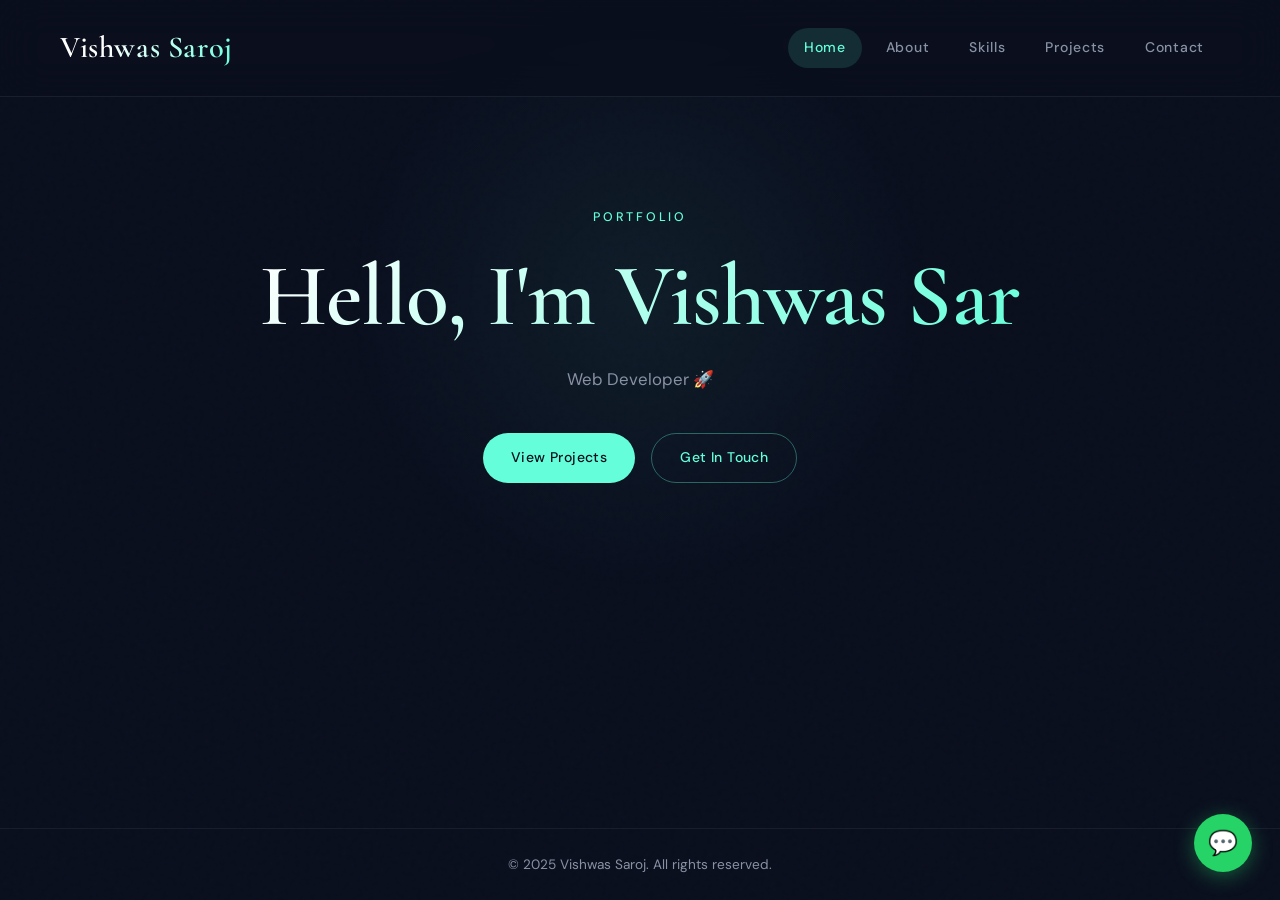
<file: index.html>
<!DOCTYPE html>
<html lang="en">
<head>
  <meta charset="UTF-8">
  <meta name="viewport" content="width=device-width, initial-scale=1.0">
  <title>Vishwas Saroj — Web Developer Portfolio</title>
  <meta name="description" content="Portfolio of Vishwas Saroj, a passionate web developer skilled in HTML, CSS, JavaScript, PHP and Python. Explore real-world projects and get in touch.">
  <link rel="stylesheet" href="style.css">
</head>
<body>

  <a href="https://wa.me/919172201238" target="_blank" class="whatsapp-float" aria-label="Chat on WhatsApp">💬</a>

  <header>
    <h1>Vishwas Saroj</h1>
    <nav aria-label="Main navigation">
      <a href="index.html">Home</a>
      <a href="about.html">About</a>
      <a href="skills.html">Skills</a>
      <a href="projects.html">Projects</a>
      <a href="contact.html">Contact</a>
    </nav>
  </header>

  <main>
    <section class="hero">
      <div class="hero-label">Portfolio</div>
      <h2 id="typing">Hello, I'm Vishwas Saroj</h2>
      <p id="role">Web Developer 🚀</p>
      <div class="hero-cta">
        <a href="projects.html" class="btn btn-primary">View Projects</a>
        <a href="contact.html" class="btn btn-outline">Get In Touch</a>
      </div>
    </section>
  </main>

  <footer>
    <p>&copy; 2025 Vishwas Saroj. All rights reserved.</p>
  </footer>

  <script src="script.js"></script>
</body>
</html>
</file>
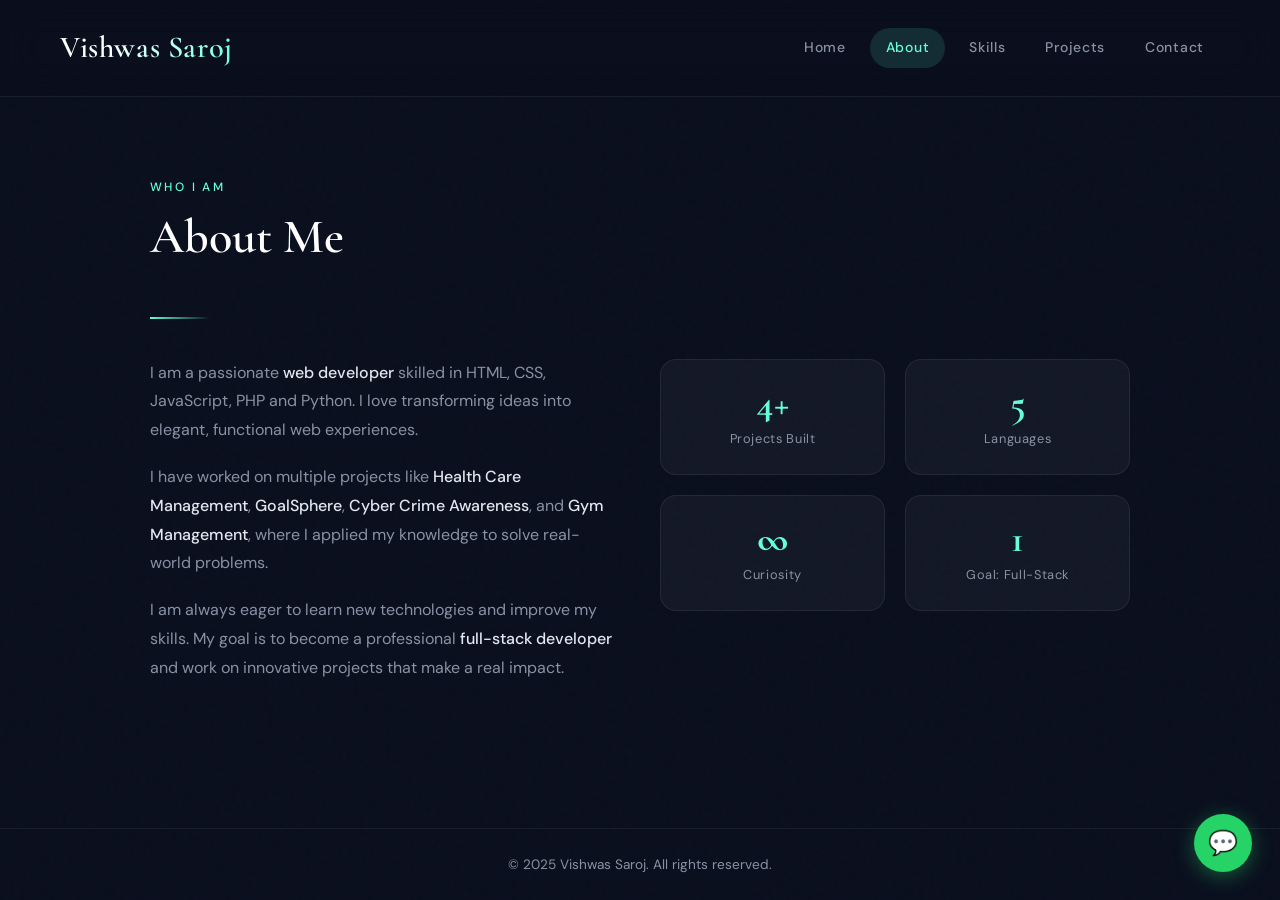
<file: about.html>
<!DOCTYPE html>
<html lang="en">
<head>
  <meta charset="UTF-8">
  <meta name="viewport" content="width=device-width, initial-scale=1.0">
  <title>About — Vishwas Saroj | Web Developer</title>
  <meta name="description" content="Learn about Vishwas Saroj — a passionate web developer skilled in HTML, CSS, JavaScript, PHP and Python, focused on building elegant full-stack solutions.">
  <link rel="preconnect" href="https://fonts.googleapis.com">
  <link rel="preconnect" href="https://fonts.gstatic.com" crossorigin>
  <link rel="stylesheet" href="style.css">
</head>
<body>

  <a href="https://wa.me/919172201238" target="_blank" class="whatsapp-float" aria-label="Chat on WhatsApp">💬</a>

  <header>
    <h1>Vishwas Saroj</h1>
    <nav aria-label="Main navigation">
      <a href="index.html">Home</a>
      <a href="about.html">About</a>
      <a href="skills.html">Skills</a>
      <a href="projects.html">Projects</a>
      <a href="contact.html">Contact</a>
    </nav>
  </header>

  <main>
    <section aria-labelledby="about-heading">
      <span class="section-label">Who I Am</span>
      <h2 id="about-heading">About Me</h2>
      <div class="divider"></div>
      <div class="about-grid">
        <div class="about-text">
          <p>I am a passionate <strong>web developer</strong> skilled in HTML, CSS, JavaScript, PHP and Python. I love transforming ideas into elegant, functional web experiences.</p>
          <p>I have worked on multiple projects like <strong>Health Care Management</strong>, <strong>GoalSphere</strong>, <strong>Cyber Crime Awareness</strong>, and <strong>Gym Management</strong>, where I applied my knowledge to solve real-world problems.</p>
          <p>I am always eager to learn new technologies and improve my skills. My goal is to become a professional <strong>full-stack developer</strong> and work on innovative projects that make a real impact.</p>
        </div>
        <div class="about-stats">
          <article class="stat-card">
            <div class="stat-number">4+</div>
            <div class="stat-label">Projects Built</div>
          </article>
          <article class="stat-card">
            <div class="stat-number">5</div>
            <div class="stat-label">Languages</div>
          </article>
          <article class="stat-card">
            <div class="stat-number">&#8734;</div>
            <div class="stat-label">Curiosity</div>
          </article>
          <article class="stat-card">
            <div class="stat-number">1</div>
            <div class="stat-label">Goal: Full-Stack</div>
          </article>
        </div>
      </div>
    </section>
  </main>

  <footer>
    <p>&copy; 2025 Vishwas Saroj. All rights reserved.</p>
  </footer>

  <script src="script.js"></script>
</body>
</html>
</file>
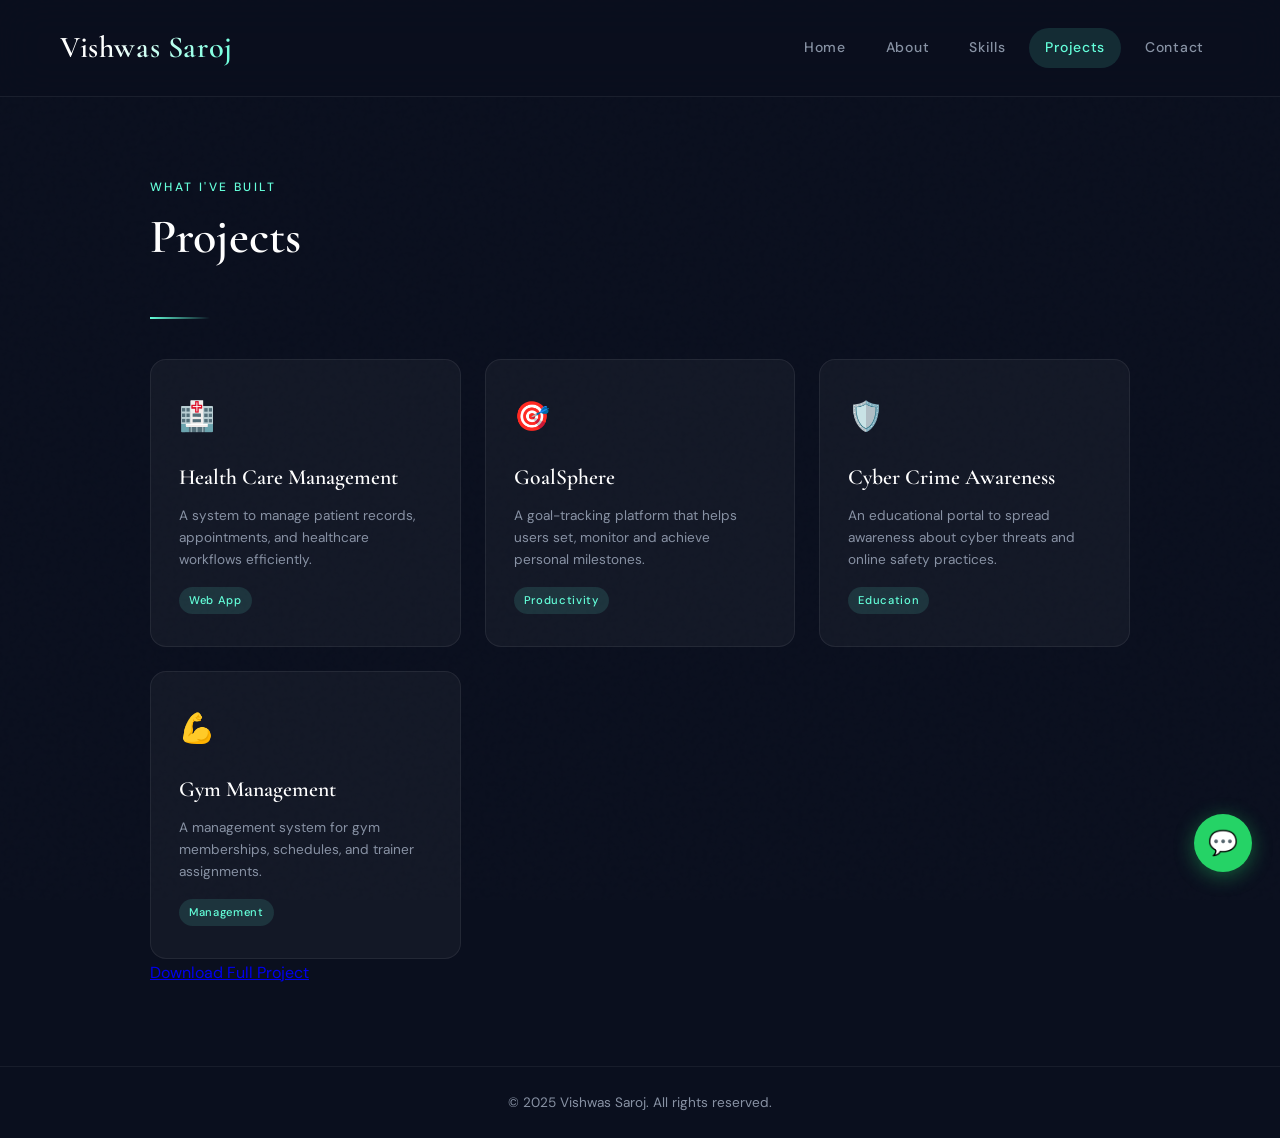
<file: projects.html>
<!DOCTYPE html>
<html lang="en">
<head>
  <meta charset="UTF-8">
  <meta name="viewport" content="width=device-width, initial-scale=1.0">
  <title>Projects — Vishwas Saroj | Web Developer</title>
  <meta name="description" content="Projects by Vishwas Saroj: Health Care Management, GoalSphere, Cyber Crime Awareness, and Gym Management — real-world web applications built with modern technologies.">
  <link rel="preconnect" href="https://fonts.googleapis.com">
  <link rel="preconnect" href="https://fonts.gstatic.com" crossorigin>
  <link rel="stylesheet" href="style.css">
</head>
<body>

  <a href="https://wa.me/919172201238" target="_blank" class="whatsapp-float" aria-label="Chat on WhatsApp">💬</a>

  <header>
    <h1>Vishwas Saroj</h1>
    <nav aria-label="Main navigation">
      <a href="index.html">Home</a>
      <a href="about.html">About</a>
      <a href="skills.html">Skills</a>
      <a href="projects.html">Projects</a>
      <a href="contact.html">Contact</a>
    </nav>
  </header>

  <main>
    <section aria-labelledby="projects-heading">
      <span class="section-label">What I've Built</span>
      <h2 id="projects-heading">Projects</h2>
      <div class="divider"></div>
      <div class="projects-grid">

        <article class="project-card">
          <span class="project-icon" aria-hidden="true">🏥</span>
          <h3>Health Care Management</h3>
          <p>A system to manage patient records, appointments, and healthcare workflows efficiently.</p>
          <span class="project-tag">Web App</span>
        </article>

        <article class="project-card">
          <span class="project-icon" aria-hidden="true">🎯</span>
          <h3>GoalSphere</h3>
          <p>A goal-tracking platform that helps users set, monitor and achieve personal milestones.</p>
          <span class="project-tag">Productivity</span>
        </article>

        <article class="project-card">
          <span class="project-icon" aria-hidden="true">🛡️</span>
          <h3>Cyber Crime Awareness</h3>
          <p>An educational portal to spread awareness about cyber threats and online safety practices.</p>
          <span class="project-tag">Education</span>
        </article>

        <article class="project-card">
          <span class="project-icon" aria-hidden="true">💪</span>
          <h3>Gym Management</h3>
          <p>A management system for gym memberships, schedules, and trainer assignments.</p>
          <span class="project-tag">Management</span>
        </article>

      </div>
      <a href="assets/project.zip" download class="download-btn">
    Download Full Project
</a>
    </section>
  </main>

  <footer>
    <p>&copy; 2025 Vishwas Saroj. All rights reserved.</p>
  </footer>

  <script src="script.js"></script>
</body>
</html>
</file>
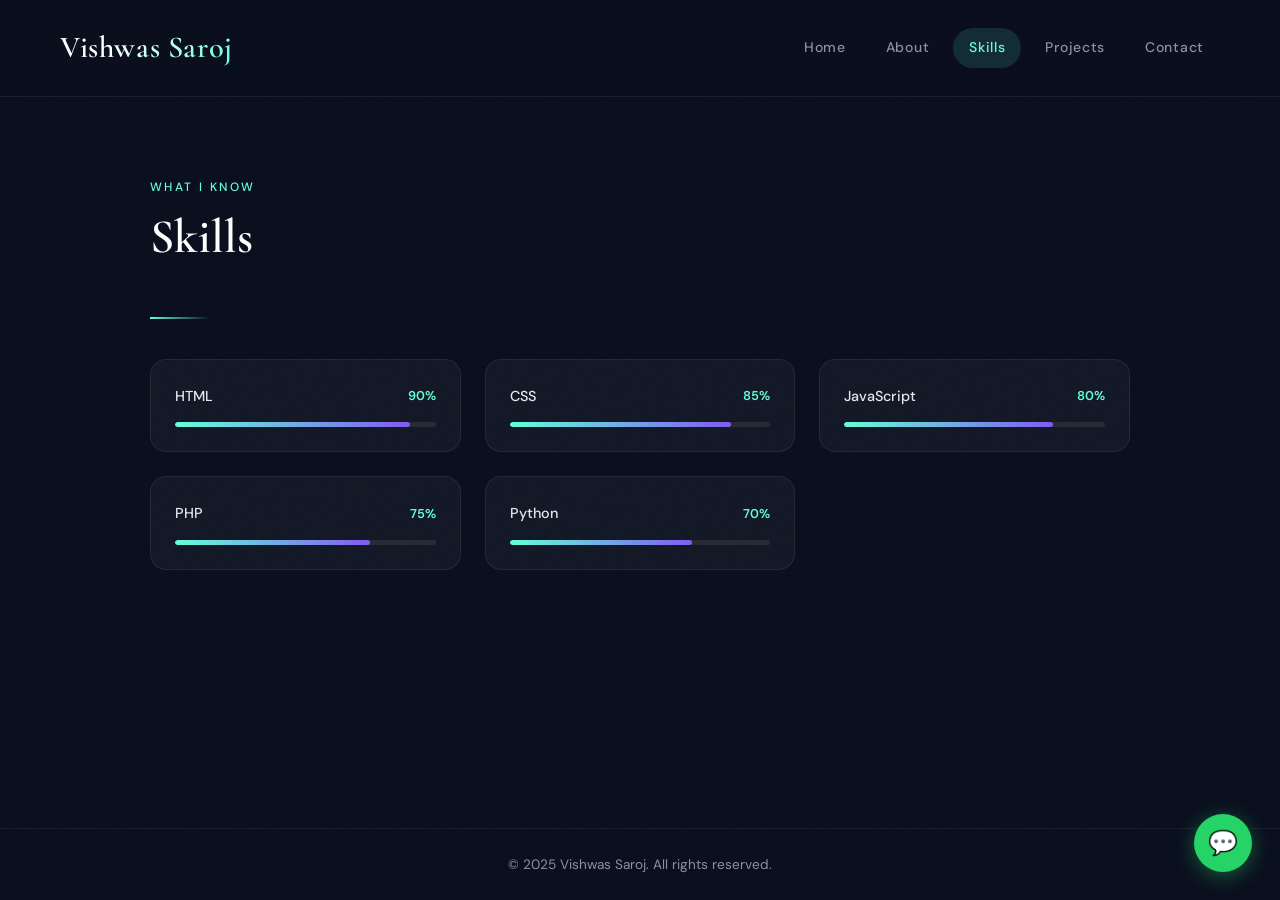
<file: skills.html>
<!DOCTYPE html>
<html lang="en">
<head>
  <meta charset="UTF-8">
  <meta name="viewport" content="width=device-width, initial-scale=1.0">
  <title>Skills — Vishwas Saroj | Web Developer</title>
  <meta name="description" content="Vishwas Saroj's technical skills: HTML (90%), CSS (85%), JavaScript (80%), PHP (75%), and Python (70%). Building modern web applications with passion.">
  <link rel="preconnect" href="https://fonts.googleapis.com">
  <link rel="preconnect" href="https://fonts.gstatic.com" crossorigin>
  <link rel="stylesheet" href="style.css">
</head>
<body>

  <a href="https://wa.me/919172201238" target="_blank" class="whatsapp-float" aria-label="Chat on WhatsApp">💬</a>

  <header>
    <h1>Vishwas Saroj</h1>
    <nav aria-label="Main navigation">
      <a href="index.html">Home</a>
      <a href="about.html">About</a>
      <a href="skills.html">Skills</a>
      <a href="projects.html">Projects</a>
      <a href="contact.html">Contact</a>
    </nav>
  </header>

  <main>
    <section aria-labelledby="skills-heading">
      <span class="section-label">What I Know</span>
      <h2 id="skills-heading">Skills</h2>
      <div class="divider"></div>
      <div class="skills-grid">

        <div class="skill-item">
          <div class="skill-header">
            <span class="skill-name">HTML</span>
            <span class="skill-percent">90%</span>
          </div>
          <div class="bar" role="progressbar" aria-valuenow="90" aria-valuemin="0" aria-valuemax="100" aria-label="HTML proficiency 90%">
            <div class="progress" style="width:90%"></div>
          </div>
        </div>

        <div class="skill-item">
          <div class="skill-header">
            <span class="skill-name">CSS</span>
            <span class="skill-percent">85%</span>
          </div>
          <div class="bar" role="progressbar" aria-valuenow="85" aria-valuemin="0" aria-valuemax="100" aria-label="CSS proficiency 85%">
            <div class="progress" style="width:85%"></div>
          </div>
        </div>

        <div class="skill-item">
          <div class="skill-header">
            <span class="skill-name">JavaScript</span>
            <span class="skill-percent">80%</span>
          </div>
          <div class="bar" role="progressbar" aria-valuenow="80" aria-valuemin="0" aria-valuemax="100" aria-label="JavaScript proficiency 80%">
            <div class="progress" style="width:80%"></div>
          </div>
        </div>

        <div class="skill-item">
          <div class="skill-header">
            <span class="skill-name">PHP</span>
            <span class="skill-percent">75%</span>
          </div>
          <div class="bar" role="progressbar" aria-valuenow="75" aria-valuemin="0" aria-valuemax="100" aria-label="PHP proficiency 75%">
            <div class="progress" style="width:75%"></div>
          </div>
        </div>

        <div class="skill-item">
          <div class="skill-header">
            <span class="skill-name">Python</span>
            <span class="skill-percent">70%</span>
          </div>
          <div class="bar" role="progressbar" aria-valuenow="70" aria-valuemin="0" aria-valuemax="100" aria-label="Python proficiency 70%">
            <div class="progress" style="width:70%"></div>
          </div>
        </div>

      </div>
    </section>
  </main>

  <footer>
    <p>&copy; 2025 Vishwas Saroj. All rights reserved.</p>
  </footer>

  <script src="script.js"></script>
</body>
</html>
</file>
<file: style.css>
/* ===============================
   GOOGLE FONTS IMPORT
================================*/
@import url('https://fonts.googleapis.com/css2?family=Cormorant+Garamond:wght@300;400;600;700&family=DM+Sans:wght@300;400;500;600&display=swap');

/* ===============================
   1. VARIABLES
================================*/
:root {
    --primary: #64ffda;
    --primary-dim: rgba(100, 255, 218, 0.12);
    --accent: #7f5af0;
    --bg: #0a0f1e;
    --bg-2: #0f172a;
    --surface: rgba(255, 255, 255, 0.04);
    --surface-hover: rgba(255, 255, 255, 0.08);
    --border: rgba(255, 255, 255, 0.07);
    --text: #e2e8f0;
    --text-muted: #8892a4;
    --display-font: 'Cormorant Garamond', serif;
    --body-font: 'DM Sans', sans-serif;
    --transition: all 0.35s cubic-bezier(0.4, 0, 0.2, 1);
    --radius: 16px;
    --radius-sm: 10px;
    --shadow: 0 20px 60px rgba(0, 0, 0, 0.5);
}

/* ===============================
   2. RESET & BASE
================================*/
*, *::before, *::after {
    box-sizing: border-box;
    margin: 0;
    padding: 0;
}

html {
    scroll-behavior: smooth;
}

body {
    font-family: var(--body-font);
    background-color: var(--bg);
    color: var(--text);
    line-height: 1.7;
    min-height: 100vh;
    overflow-x: hidden;
    display: flex;
    flex-direction: column;
}

main {
    flex: 1;
}

footer {
    text-align: center;
    padding: 24px 20px;
    font-size: 0.85rem;
    color: var(--text-muted, #888);
    border-top: 1px solid rgba(255,255,255,0.06);
    margin-top: auto;
}

/* Subtle noise overlay for texture */
body::before {
    content: '';
    position: fixed;
    inset: 0;
    background-image: url("data:image/svg+xml,%3Csvg viewBox='0 0 200 200' xmlns='http://www.w3.org/2000/svg'%3E%3Cfilter id='n'%3E%3CfeTurbulence type='fractalNoise' baseFrequency='0.85' numOctaves='4' stitchTiles='stitch'/%3E%3C/filter%3E%3Crect width='100%25' height='100%25' filter='url(%23n)' opacity='0.04'/%3E%3C/svg%3E");
    pointer-events: none;
    z-index: 0;
    opacity: 0.4;
}

/* ===============================
   3. HEADER / NAVBAR
================================*/
header {
    display: flex;
    justify-content: space-between;
    align-items: center;
    padding: 22px 60px;
    background: rgba(10, 15, 30, 0.82);
    backdrop-filter: blur(20px);
    -webkit-backdrop-filter: blur(20px);
    position: sticky;
    top: 0;
    z-index: 100;
    border-bottom: 1px solid var(--border);
}

header h1 {
    font-family: var(--display-font);
    font-size: 1.9rem;
    font-weight: 600;
    letter-spacing: 0.02em;
    background: linear-gradient(120deg, #ffffff 30%, var(--primary));
    -webkit-background-clip: text;
    -webkit-text-fill-color: transparent;
    background-clip: text;
}

/* ===============================
   4. NAVIGATION
================================*/
nav {
    display: flex;
    align-items: center;
    gap: 8px;
}

nav a {
    color: var(--text-muted);
    text-decoration: none;
    font-size: 0.875rem;
    font-weight: 500;
    letter-spacing: 0.05em;
    padding: 8px 16px;
    border-radius: 30px;
    transition: var(--transition);
    position: relative;
}

nav a:hover {
    color: var(--primary);
    background: var(--primary-dim);
}

nav a.active {
    color: var(--primary);
    background: var(--primary-dim);
}

/* ===============================
   5. HERO SECTION
================================*/
.hero {
    display: flex;
    flex-direction: column;
    align-items: center;
    justify-content: center;
    text-align: center;
    padding: 110px 40px 90px;
    position: relative;
}

.hero::before {
    content: '';
    position: absolute;
    top: -100px;
    left: 50%;
    transform: translateX(-50%);
    width: 600px;
    height: 600px;
    background: radial-gradient(ellipse, rgba(100, 255, 218, 0.06) 0%, transparent 70%);
    pointer-events: none;
}

.hero-label {
    font-size: 0.78rem;
    letter-spacing: 0.22em;
    text-transform: uppercase;
    color: var(--primary);
    font-weight: 500;
    margin-bottom: 20px;
    opacity: 0;
    animation: slideUp 0.6s ease forwards 0.2s;
}

.hero h2 {
    font-family: var(--display-font);
    font-size: clamp(2.8rem, 7vw, 5.5rem);
    font-weight: 600;
    line-height: 1.1;
    letter-spacing: -0.01em;
    background: linear-gradient(135deg, #ffffff 0%, var(--primary) 100%);
    -webkit-background-clip: text;
    -webkit-text-fill-color: transparent;
    background-clip: text;
    opacity: 0;
    animation: slideUp 0.7s ease forwards 0.35s;
    margin-bottom: 20px;
}

#role {
    font-size: 1.05rem;
    color: var(--text-muted);
    font-weight: 400;
    min-height: 1.7em;
    opacity: 0;
    animation: slideUp 0.7s ease forwards 0.5s;
}

.hero-cta {
    margin-top: 40px;
    display: flex;
    gap: 16px;
    flex-wrap: wrap;
    justify-content: center;
    opacity: 0;
    animation: slideUp 0.7s ease forwards 0.65s;
}

/* ===============================
   6. BUTTONS
================================*/
.btn {
    display: inline-flex;
    align-items: center;
    gap: 8px;
    padding: 12px 28px;
    border-radius: 50px;
    font-family: var(--body-font);
    font-size: 0.875rem;
    font-weight: 500;
    cursor: pointer;
    transition: var(--transition);
    text-decoration: none;
    border: none;
    letter-spacing: 0.03em;
}

.btn-primary {
    background: var(--primary);
    color: #0a0f1e;
}

.btn-primary:hover {
    transform: translateY(-2px);
    box-shadow: 0 8px 30px rgba(100, 255, 218, 0.3);
}

.btn-outline {
    background: transparent;
    color: var(--primary);
    border: 1px solid rgba(100, 255, 218, 0.35);
}

.btn-outline:hover {
    background: var(--primary-dim);
    transform: translateY(-2px);
}

/* ===============================
   7. SECTION STYLES
================================*/
section {
    padding: 80px 60px;
    max-width: 1100px;
    margin: 0 auto;
}

.section-label {
    font-size: 0.75rem;
    letter-spacing: 0.2em;
    text-transform: uppercase;
    color: var(--primary);
    font-weight: 500;
    margin-bottom: 12px;
    display: block;
}

section h2 {
    font-family: var(--display-font);
    font-size: clamp(2rem, 4vw, 3rem);
    font-weight: 600;
    color: #fff;
    margin-bottom: 50px;
    line-height: 1.2;
}

/* ===============================
   8. ABOUT SECTION
================================*/
.about-grid {
    display: grid;
    grid-template-columns: 1fr 1fr;
    gap: 40px;
    align-items: start;
}

.about-text p {
    color: var(--text-muted);
    margin-bottom: 18px;
    font-size: 1rem;
    line-height: 1.8;
}

.about-text p strong {
    color: var(--text);
    font-weight: 500;
}

.about-stats {
    display: grid;
    grid-template-columns: 1fr 1fr;
    gap: 20px;
}

.stat-card {
    background: var(--surface);
    border: 1px solid var(--border);
    border-radius: var(--radius);
    padding: 24px;
    text-align: center;
    transition: var(--transition);
}

.stat-card:hover {
    background: var(--surface-hover);
    border-color: rgba(100, 255, 218, 0.2);
    transform: translateY(-4px);
}

.stat-number {
    font-family: var(--display-font);
    font-size: 2.4rem;
    font-weight: 700;
    color: var(--primary);
    line-height: 1;
}

.stat-label {
    font-size: 0.8rem;
    color: var(--text-muted);
    margin-top: 6px;
    letter-spacing: 0.05em;
}

/* ===============================
   9. SKILLS SECTION
================================*/
.skills-grid {
    display: grid;
    grid-template-columns: repeat(auto-fill, minmax(260px, 1fr));
    gap: 24px;
}

.skill-item {
    background: var(--surface);
    border: 1px solid var(--border);
    border-radius: var(--radius);
    padding: 24px;
    transition: var(--transition);
}

.skill-item:hover {
    background: var(--surface-hover);
    border-color: rgba(100, 255, 218, 0.2);
    transform: translateY(-4px);
}

.skill-header {
    display: flex;
    justify-content: space-between;
    align-items: center;
    margin-bottom: 14px;
}

.skill-name {
    font-size: 0.9rem;
    font-weight: 500;
    color: var(--text);
}

.skill-percent {
    font-size: 0.8rem;
    color: var(--primary);
    font-weight: 600;
}

.bar {
    background: rgba(255, 255, 255, 0.08);
    height: 5px;
    border-radius: 10px;
    overflow: hidden;
}

.progress {
    height: 100%;
    background: linear-gradient(90deg, var(--primary), var(--accent));
    border-radius: 10px;
    animation: loadBar 1.4s cubic-bezier(0.4, 0, 0.2, 1) forwards;
}

@keyframes loadBar {
    from { width: 0%; }
}

/* ===============================
   10. PROJECTS SECTION
================================*/
.projects-grid {
    display: grid;
    grid-template-columns: repeat(auto-fill, minmax(280px, 1fr));
    gap: 24px;
}

.project-card {
    background: var(--surface);
    border: 1px solid var(--border);
    border-radius: var(--radius);
    padding: 32px 28px;
    transition: var(--transition);
    position: relative;
    overflow: hidden;
    cursor: default;
}

.project-card::before {
    content: '';
    position: absolute;
    top: 0;
    left: 0;
    right: 0;
    height: 2px;
    background: linear-gradient(90deg, var(--primary), var(--accent));
    opacity: 0;
    transition: var(--transition);
}

.project-card:hover {
    background: var(--surface-hover);
    border-color: rgba(100, 255, 218, 0.2);
    transform: translateY(-8px);
    box-shadow: 0 20px 50px rgba(0, 0, 0, 0.4);
}

.project-card:hover::before {
    opacity: 1;
}

.project-icon {
    font-size: 1.8rem;
    margin-bottom: 18px;
    display: block;
}

.project-card h3 {
    font-family: var(--display-font);
    font-size: 1.35rem;
    font-weight: 600;
    color: #fff;
    margin-bottom: 10px;
}

.project-card p {
    font-size: 0.85rem;
    color: var(--text-muted);
    line-height: 1.6;
}

.project-tag {
    display: inline-block;
    background: var(--primary-dim);
    color: var(--primary);
    font-size: 0.7rem;
    letter-spacing: 0.06em;
    padding: 4px 10px;
    border-radius: 20px;
    margin-top: 16px;
    font-weight: 500;
}

/* ===============================
   11. CONTACT SECTION
================================*/
.contact-wrapper {
    display: grid;
    grid-template-columns: 1fr 1.4fr;
    gap: 50px;
    align-items: start;
}

.contact-info h3 {
    font-family: var(--display-font);
    font-size: 1.6rem;
    font-weight: 600;
    color: #fff;
    margin-bottom: 16px;
}

.contact-info p {
    color: var(--text-muted);
    font-size: 0.9rem;
    line-height: 1.75;
    margin-bottom: 32px;
}

.contact-links {
    display: flex;
    flex-direction: column;
    gap: 14px;
}

.contact-link {
    display: flex;
    align-items: center;
    gap: 14px;
    color: var(--text-muted);
    font-size: 0.9rem;
    transition: var(--transition);
    text-decoration: none;
}

.contact-link:hover {
    color: var(--primary);
    transform: translateX(4px);
}

.contact-link-icon {
    width: 38px;
    height: 38px;
    background: var(--surface);
    border: 1px solid var(--border);
    border-radius: var(--radius-sm);
    display: flex;
    align-items: center;
    justify-content: center;
    font-size: 1rem;
    flex-shrink: 0;
    transition: var(--transition);
}

.contact-link:hover .contact-link-icon {
    background: var(--primary-dim);
    border-color: rgba(100, 255, 218, 0.3);
}

/* ===============================
   12. CONTACT FORM
================================*/
.contact-form {
    display: flex;
    flex-direction: column;
    gap: 14px;
}

.form-group {
    display: flex;
    flex-direction: column;
    gap: 6px;
}

.form-group label {
    font-size: 0.78rem;
    letter-spacing: 0.07em;
    text-transform: uppercase;
    color: var(--text-muted);
    font-weight: 500;
}

input, textarea {
    width: 100%;
    padding: 13px 16px;
    background: var(--surface);
    border: 1px solid var(--border);
    border-radius: var(--radius-sm);
    color: var(--text);
    font-family: var(--body-font);
    font-size: 0.9rem;
    outline: none;
    transition: var(--transition);
}

input:focus, textarea:focus {
    border-color: rgba(100, 255, 218, 0.45);
    background: var(--surface-hover);
    box-shadow: 0 0 0 3px rgba(100, 255, 218, 0.06);
}

input::placeholder, textarea::placeholder {
    color: rgba(136, 146, 164, 0.5);
}

textarea {
    resize: vertical;
    min-height: 130px;
}

/* ===============================
   13. WHATSAPP FLOAT (UNCHANGED)
================================*/
.whatsapp-float {
    position: fixed;
    bottom: 28px;
    right: 28px;
    background: #25D366;
    color: white;
    font-size: 24px;
    width: 58px;
    height: 58px;
    display: flex;
    align-items: center;
    justify-content: center;
    border-radius: 50%;
    box-shadow: 0 4px 20px rgba(37, 211, 102, 0.4);
    text-decoration: none;
    z-index: 1000;
    animation: pulse 2s infinite;
    transition: transform 0.2s ease;
}

.whatsapp-float:hover {
    transform: scale(1.12);
}

@keyframes pulse {
    0%   { box-shadow: 0 0 0 0   rgba(37, 211, 102, 0.6); }
    70%  { box-shadow: 0 0 0 16px rgba(37, 211, 102, 0); }
    100% { box-shadow: 0 0 0 0   rgba(37, 211, 102, 0); }
}

/* ===============================
   14. DIVIDER
================================*/
.divider {
    width: 60px;
    height: 2px;
    background: linear-gradient(90deg, var(--primary), transparent);
    margin-bottom: 40px;
}

/* ===============================
   15. ANIMATIONS
================================*/
@keyframes slideUp {
    from { opacity: 0; transform: translateY(24px); }
    to   { opacity: 1; transform: translateY(0); }
}

@keyframes fadeIn {
    from { opacity: 0; }
    to   { opacity: 1; }
}

/* ===============================
   16. RESPONSIVE — TABLET
================================*/
@media (max-width: 900px) {
    header { padding: 18px 30px; }
    section { padding: 60px 30px; }

    .about-grid {
        grid-template-columns: 1fr;
    }

    .contact-wrapper {
        grid-template-columns: 1fr;
        gap: 40px;
    }
}

/* ===============================
   17. RESPONSIVE — MOBILE
================================*/
@media (max-width: 680px) {
    header {
        flex-direction: column;
        gap: 14px;
        padding: 16px 20px;
    }

    header h1 { font-size: 1.5rem; }

    nav {
        flex-wrap: wrap;
        justify-content: center;
        gap: 4px;
    }

    nav a {
        font-size: 0.78rem;
        padding: 6px 12px;
    }

    .hero { padding: 70px 24px 60px; }

    section { padding: 50px 22px; }

    .about-stats {
        grid-template-columns: 1fr 1fr;
    }

    .projects-grid {
        grid-template-columns: 1fr;
    }

    .skills-grid {
        grid-template-columns: 1fr;
    }

    .whatsapp-float {
        bottom: 18px;
        right: 18px;
        width: 50px;
        height: 50px;
        font-size: 20px;
    }
}

@media (max-width: 400px) {
    .hero-cta { flex-direction: column; align-items: center; }
    .about-stats { grid-template-columns: 1fr; }
}
</file>
